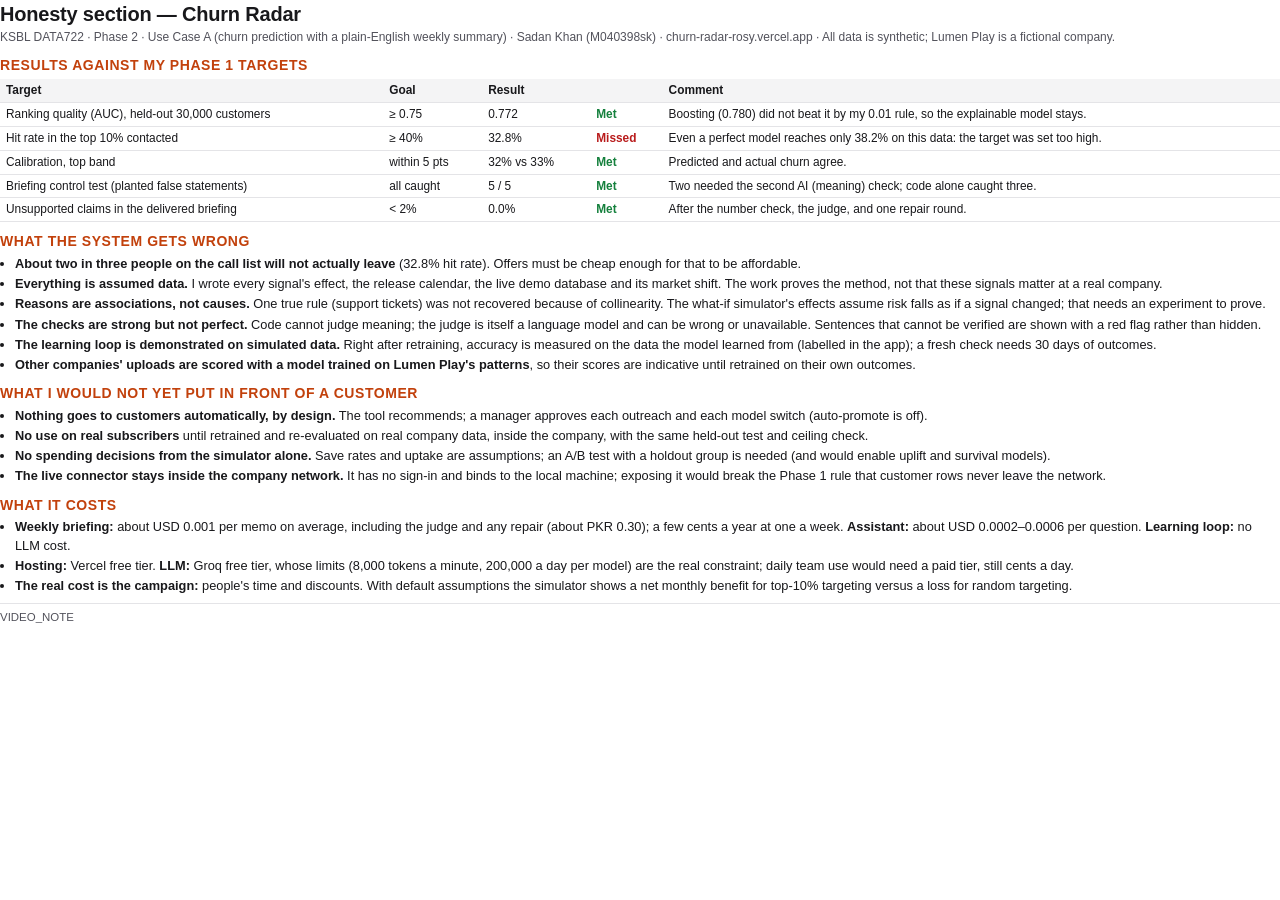
<file: submission_src/honesty_onepage.html>
<!doctype html>
<html lang="en"><head><meta charset="utf-8"><title>Honesty section · Churn Radar</title>
<style>
  @page { size: A4; margin: 13mm 14mm; }
  body { font: 9.6pt/1.42 "Helvetica Neue", Arial, sans-serif; color: #18181b; margin: 0; }
  h1 { font-size: 15pt; margin: 0 0 1px; letter-spacing: -.01em; }
  .sub { color: #52525b; font-size: 9pt; margin-bottom: 8px; }
  h2 { font-size: 10.5pt; margin: 10px 0 3px; color: #c2410c; text-transform: uppercase; letter-spacing: .04em; }
  ul { margin: 0; padding-left: 15px; } li { margin: 2px 0; }
  table { border-collapse: collapse; width: 100%; font-size: 8.9pt; margin-top: 2px; }
  th, td { text-align: left; padding: 3px 6px; border-bottom: 1px solid #e4e4e7; }
  th { background: #f4f4f5; font-weight: 600; }
  .miss { color: #b91c1c; font-weight: 600; } .met { color: #15803d; font-weight: 600; }
  .note { font-size: 8.6pt; color: #52525b; margin-top: 8px; border-top: 1px solid #e4e4e7; padding-top: 5px; }
</style></head><body>
<h1>Honesty section — Churn Radar</h1>
<div class="sub">KSBL DATA722 · Phase 2 · Use Case A (churn prediction with a plain-English weekly summary) · Sadan Khan (M040398sk) · churn-radar-rosy.vercel.app · All data is synthetic; Lumen Play is a fictional company.</div>

<h2>Results against my Phase 1 targets</h2>
<table>
  <tr><th>Target</th><th>Goal</th><th>Result</th><th></th><th>Comment</th></tr>
  <tr><td>Ranking quality (AUC), held-out 30,000 customers</td><td>≥ 0.75</td><td>0.772</td><td class="met">Met</td><td>Boosting (0.780) did not beat it by my 0.01 rule, so the explainable model stays.</td></tr>
  <tr><td>Hit rate in the top 10% contacted</td><td>≥ 40%</td><td>32.8%</td><td class="miss">Missed</td><td>Even a perfect model reaches only 38.2% on this data: the target was set too high.</td></tr>
  <tr><td>Calibration, top band</td><td>within 5 pts</td><td>32% vs 33%</td><td class="met">Met</td><td>Predicted and actual churn agree.</td></tr>
  <tr><td>Briefing control test (planted false statements)</td><td>all caught</td><td>5 / 5</td><td class="met">Met</td><td>Two needed the second AI (meaning) check; code alone caught three.</td></tr>
  <tr><td>Unsupported claims in the delivered briefing</td><td>&lt; 2%</td><td>0.0%</td><td class="met">Met</td><td>After the number check, the judge, and one repair round.</td></tr>
</table>

<h2>What the system gets wrong</h2>
<ul>
  <li><b>About two in three people on the call list will not actually leave</b> (32.8% hit rate). Offers must be cheap enough for that to be affordable.</li>
  <li><b>Everything is assumed data.</b> I wrote every signal's effect, the release calendar, the live demo database and its market shift. The work proves the method, not that these signals matter at a real company.</li>
  <li><b>Reasons are associations, not causes.</b> One true rule (support tickets) was not recovered because of collinearity. The what-if simulator's effects assume risk falls as if a signal changed; that needs an experiment to prove.</li>
  <li><b>The checks are strong but not perfect.</b> Code cannot judge meaning; the judge is itself a language model and can be wrong or unavailable. Sentences that cannot be verified are shown with a red flag rather than hidden.</li>
  <li><b>The learning loop is demonstrated on simulated data.</b> Right after retraining, accuracy is measured on the data the model learned from (labelled in the app); a fresh check needs 30 days of outcomes.</li>
  <li><b>Other companies' uploads are scored with a model trained on Lumen Play's patterns</b>, so their scores are indicative until retrained on their own outcomes.</li>
</ul>

<h2>What I would not yet put in front of a customer</h2>
<ul>
  <li><b>Nothing goes to customers automatically, by design.</b> The tool recommends; a manager approves each outreach and each model switch (auto-promote is off).</li>
  <li><b>No use on real subscribers</b> until retrained and re-evaluated on real company data, inside the company, with the same held-out test and ceiling check.</li>
  <li><b>No spending decisions from the simulator alone.</b> Save rates and uptake are assumptions; an A/B test with a holdout group is needed (and would enable uplift and survival models).</li>
  <li><b>The live connector stays inside the company network.</b> It has no sign-in and binds to the local machine; exposing it would break the Phase 1 rule that customer rows never leave the network.</li>
</ul>

<h2>What it costs</h2>
<ul>
  <li><b>Weekly briefing:</b> about USD 0.001 per memo on average, including the judge and any repair (about PKR 0.30); a few cents a year at one a week. <b>Assistant:</b> about USD 0.0002–0.0006 per question. <b>Learning loop:</b> no LLM cost.</li>
  <li><b>Hosting:</b> Vercel free tier. <b>LLM:</b> Groq free tier, whose limits (8,000 tokens a minute, 200,000 a day per model) are the real constraint; daily team use would need a paid tier, still cents a day.</li>
  <li><b>The real cost is the campaign:</b> people's time and discounts. With default assumptions the simulator shows a net monthly benefit for top-10% targeting versus a loss for random targeting.</li>
</ul>

<div class="note" id="videonote">VIDEO_NOTE</div>
</body></html>
</file>
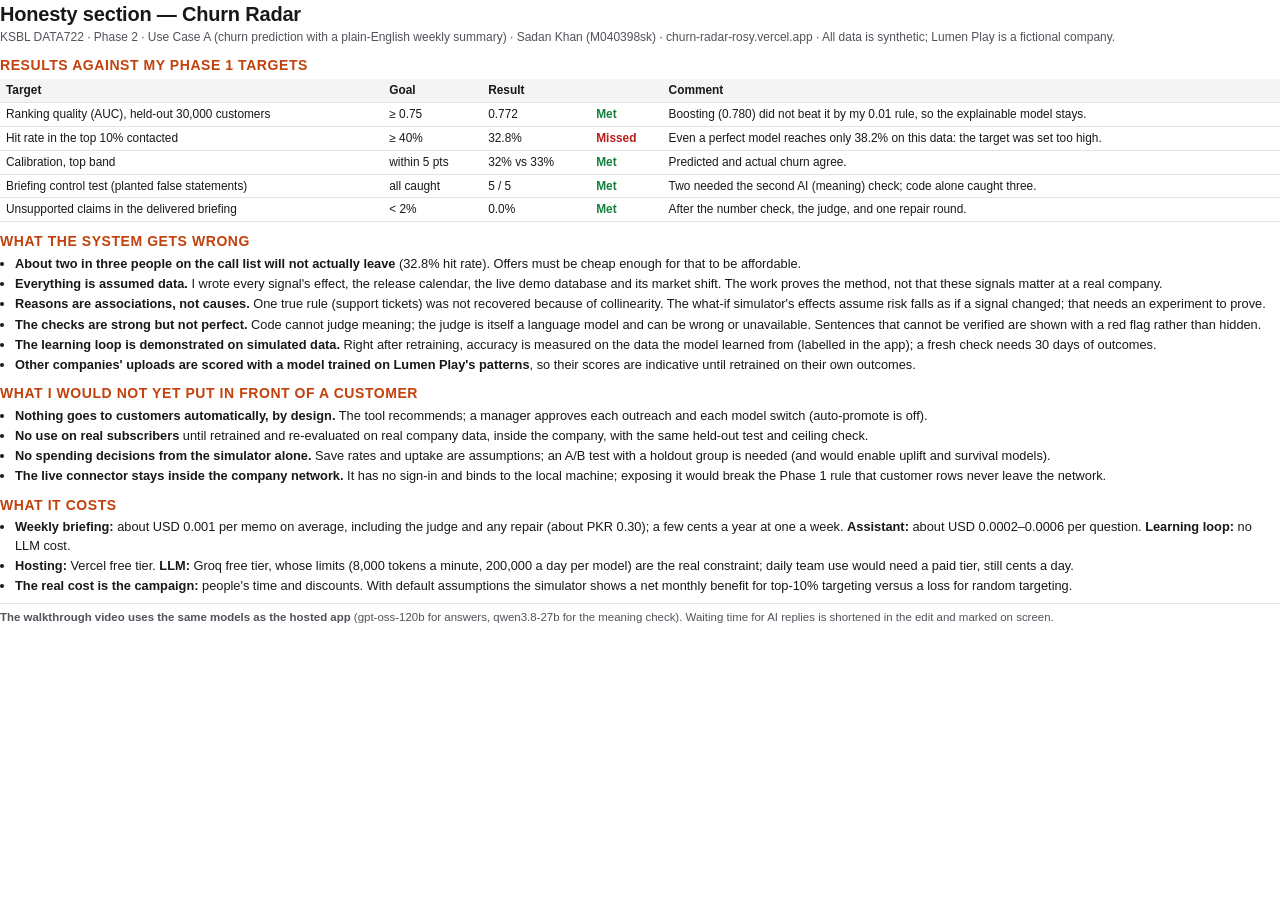
<file: submission_src/honesty_onepage_final.html>
<!doctype html>
<html lang="en"><head><meta charset="utf-8"><title>Honesty section · Churn Radar</title>
<style>
  @page { size: A4; margin: 13mm 14mm; }
  body { font: 9.6pt/1.42 "Helvetica Neue", Arial, sans-serif; color: #18181b; margin: 0; }
  h1 { font-size: 15pt; margin: 0 0 1px; letter-spacing: -.01em; }
  .sub { color: #52525b; font-size: 9pt; margin-bottom: 8px; }
  h2 { font-size: 10.5pt; margin: 10px 0 3px; color: #c2410c; text-transform: uppercase; letter-spacing: .04em; }
  ul { margin: 0; padding-left: 15px; } li { margin: 2px 0; }
  table { border-collapse: collapse; width: 100%; font-size: 8.9pt; margin-top: 2px; }
  th, td { text-align: left; padding: 3px 6px; border-bottom: 1px solid #e4e4e7; }
  th { background: #f4f4f5; font-weight: 600; }
  .miss { color: #b91c1c; font-weight: 600; } .met { color: #15803d; font-weight: 600; }
  .note { font-size: 8.6pt; color: #52525b; margin-top: 8px; border-top: 1px solid #e4e4e7; padding-top: 5px; }
</style></head><body>
<h1>Honesty section — Churn Radar</h1>
<div class="sub">KSBL DATA722 · Phase 2 · Use Case A (churn prediction with a plain-English weekly summary) · Sadan Khan (M040398sk) · churn-radar-rosy.vercel.app · All data is synthetic; Lumen Play is a fictional company.</div>

<h2>Results against my Phase 1 targets</h2>
<table>
  <tr><th>Target</th><th>Goal</th><th>Result</th><th></th><th>Comment</th></tr>
  <tr><td>Ranking quality (AUC), held-out 30,000 customers</td><td>≥ 0.75</td><td>0.772</td><td class="met">Met</td><td>Boosting (0.780) did not beat it by my 0.01 rule, so the explainable model stays.</td></tr>
  <tr><td>Hit rate in the top 10% contacted</td><td>≥ 40%</td><td>32.8%</td><td class="miss">Missed</td><td>Even a perfect model reaches only 38.2% on this data: the target was set too high.</td></tr>
  <tr><td>Calibration, top band</td><td>within 5 pts</td><td>32% vs 33%</td><td class="met">Met</td><td>Predicted and actual churn agree.</td></tr>
  <tr><td>Briefing control test (planted false statements)</td><td>all caught</td><td>5 / 5</td><td class="met">Met</td><td>Two needed the second AI (meaning) check; code alone caught three.</td></tr>
  <tr><td>Unsupported claims in the delivered briefing</td><td>&lt; 2%</td><td>0.0%</td><td class="met">Met</td><td>After the number check, the judge, and one repair round.</td></tr>
</table>

<h2>What the system gets wrong</h2>
<ul>
  <li><b>About two in three people on the call list will not actually leave</b> (32.8% hit rate). Offers must be cheap enough for that to be affordable.</li>
  <li><b>Everything is assumed data.</b> I wrote every signal's effect, the release calendar, the live demo database and its market shift. The work proves the method, not that these signals matter at a real company.</li>
  <li><b>Reasons are associations, not causes.</b> One true rule (support tickets) was not recovered because of collinearity. The what-if simulator's effects assume risk falls as if a signal changed; that needs an experiment to prove.</li>
  <li><b>The checks are strong but not perfect.</b> Code cannot judge meaning; the judge is itself a language model and can be wrong or unavailable. Sentences that cannot be verified are shown with a red flag rather than hidden.</li>
  <li><b>The learning loop is demonstrated on simulated data.</b> Right after retraining, accuracy is measured on the data the model learned from (labelled in the app); a fresh check needs 30 days of outcomes.</li>
  <li><b>Other companies' uploads are scored with a model trained on Lumen Play's patterns</b>, so their scores are indicative until retrained on their own outcomes.</li>
</ul>

<h2>What I would not yet put in front of a customer</h2>
<ul>
  <li><b>Nothing goes to customers automatically, by design.</b> The tool recommends; a manager approves each outreach and each model switch (auto-promote is off).</li>
  <li><b>No use on real subscribers</b> until retrained and re-evaluated on real company data, inside the company, with the same held-out test and ceiling check.</li>
  <li><b>No spending decisions from the simulator alone.</b> Save rates and uptake are assumptions; an A/B test with a holdout group is needed (and would enable uplift and survival models).</li>
  <li><b>The live connector stays inside the company network.</b> It has no sign-in and binds to the local machine; exposing it would break the Phase 1 rule that customer rows never leave the network.</li>
</ul>

<h2>What it costs</h2>
<ul>
  <li><b>Weekly briefing:</b> about USD 0.001 per memo on average, including the judge and any repair (about PKR 0.30); a few cents a year at one a week. <b>Assistant:</b> about USD 0.0002–0.0006 per question. <b>Learning loop:</b> no LLM cost.</li>
  <li><b>Hosting:</b> Vercel free tier. <b>LLM:</b> Groq free tier, whose limits (8,000 tokens a minute, 200,000 a day per model) are the real constraint; daily team use would need a paid tier, still cents a day.</li>
  <li><b>The real cost is the campaign:</b> people's time and discounts. With default assumptions the simulator shows a net monthly benefit for top-10% targeting versus a loss for random targeting.</li>
</ul>

<div class="note" id="videonote"><b>The walkthrough video uses the same models as the hosted app</b> (gpt-oss-120b for answers, qwen3.8-27b for the meaning check). Waiting time for AI replies is shortened in the edit and marked on screen.</div>
</body></html>
</file>
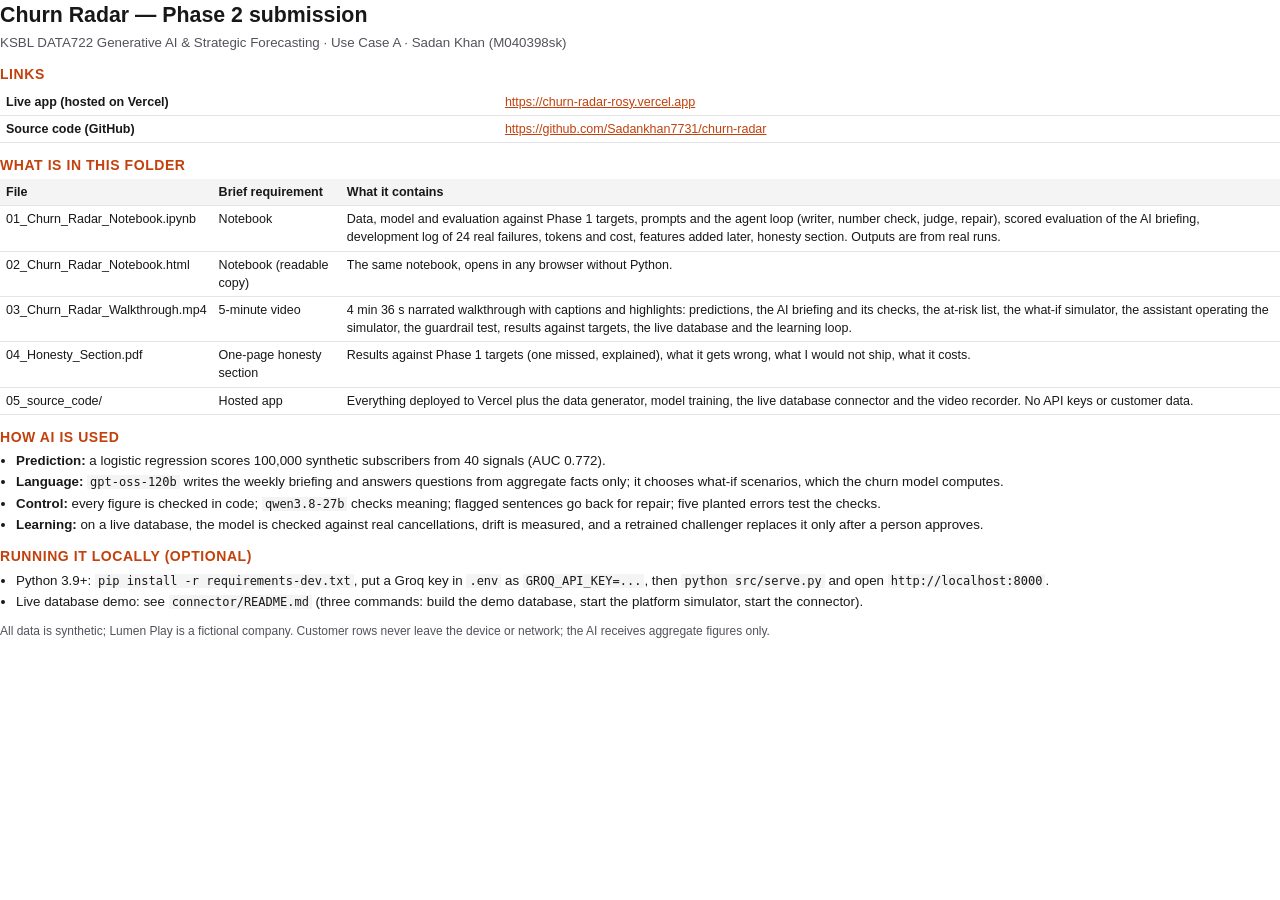
<file: submission_src/readme.html>
<!doctype html><html lang="en"><head><meta charset="utf-8"><title>Read me first</title>
<style>@page{size:A4;margin:14mm} body{font:10pt/1.45 "Helvetica Neue",Arial,sans-serif;color:#18181b;margin:0}
h1{font-size:16pt;margin:0 0 2px} .sub{color:#52525b;margin-bottom:10px} h2{font-size:10.5pt;margin:12px 0 4px;color:#c2410c;text-transform:uppercase;letter-spacing:.04em}
table{border-collapse:collapse;width:100%;font-size:9.4pt} td,th{padding:4px 6px;border-bottom:1px solid #e4e4e7;text-align:left;vertical-align:top} th{background:#f4f4f5}
a{color:#c2410c} ul{margin:0;padding-left:16px} li{margin:2px 0} code{font-size:9pt;background:#f4f4f5;padding:0 3px}</style></head><body>
<h1>Churn Radar — Phase 2 submission</h1>
<div class="sub">KSBL DATA722 Generative AI &amp; Strategic Forecasting · Use Case A · Sadan Khan (M040398sk)</div>
<h2>Links</h2>
<table><tr><td><b>Live app (hosted on Vercel)</b></td><td><a href="https://churn-radar-rosy.vercel.app">https://churn-radar-rosy.vercel.app</a></td></tr>
<tr><td><b>Source code (GitHub)</b></td><td><a href="https://github.com/Sadankhan7731/churn-radar">https://github.com/Sadankhan7731/churn-radar</a></td></tr></table>
<h2>What is in this folder</h2>
<table><tr><th>File</th><th>Brief requirement</th><th>What it contains</th></tr>
<tr><td>01_Churn_Radar_Notebook.ipynb</td><td>Notebook</td><td>Data, model and evaluation against Phase 1 targets, prompts and the agent loop (writer, number check, judge, repair), scored evaluation of the AI briefing, development log of 24 real failures, tokens and cost, features added later, honesty section. Outputs are from real runs.</td></tr>
<tr><td>02_Churn_Radar_Notebook.html</td><td>Notebook (readable copy)</td><td>The same notebook, opens in any browser without Python.</td></tr>
<tr><td>03_Churn_Radar_Walkthrough.mp4</td><td>5-minute video</td><td>4 min 36 s narrated walkthrough with captions and highlights: predictions, the AI briefing and its checks, the at-risk list, the what-if simulator, the assistant operating the simulator, the guardrail test, results against targets, the live database and the learning loop.</td></tr>
<tr><td>04_Honesty_Section.pdf</td><td>One-page honesty section</td><td>Results against Phase 1 targets (one missed, explained), what it gets wrong, what I would not ship, what it costs.</td></tr>
<tr><td>05_source_code/</td><td>Hosted app</td><td>Everything deployed to Vercel plus the data generator, model training, the live database connector and the video recorder. No API keys or customer data.</td></tr></table>
<h2>How AI is used</h2>
<ul><li><b>Prediction:</b> a logistic regression scores 100,000 synthetic subscribers from 40 signals (AUC 0.772).</li>
<li><b>Language:</b> <code>gpt-oss-120b</code> writes the weekly briefing and answers questions from aggregate facts only; it chooses what-if scenarios, which the churn model computes.</li>
<li><b>Control:</b> every figure is checked in code; <code>qwen3.8-27b</code> checks meaning; flagged sentences go back for repair; five planted errors test the checks.</li>
<li><b>Learning:</b> on a live database, the model is checked against real cancellations, drift is measured, and a retrained challenger replaces it only after a person approves.</li></ul>
<h2>Running it locally (optional)</h2>
<ul><li>Python 3.9+: <code>pip install -r requirements-dev.txt</code>, put a Groq key in <code>.env</code> as <code>GROQ_API_KEY=...</code>, then <code>python src/serve.py</code> and open <code>http://localhost:8000</code>.</li>
<li>Live database demo: see <code>connector/README.md</code> (three commands: build the demo database, start the platform simulator, start the connector).</li></ul>
<p style="color:#52525b;font-size:9pt;margin-top:12px">All data is synthetic; Lumen Play is a fictional company. Customer rows never leave the device or network; the AI receives aggregate figures only.</p>
</body></html>
</file>
